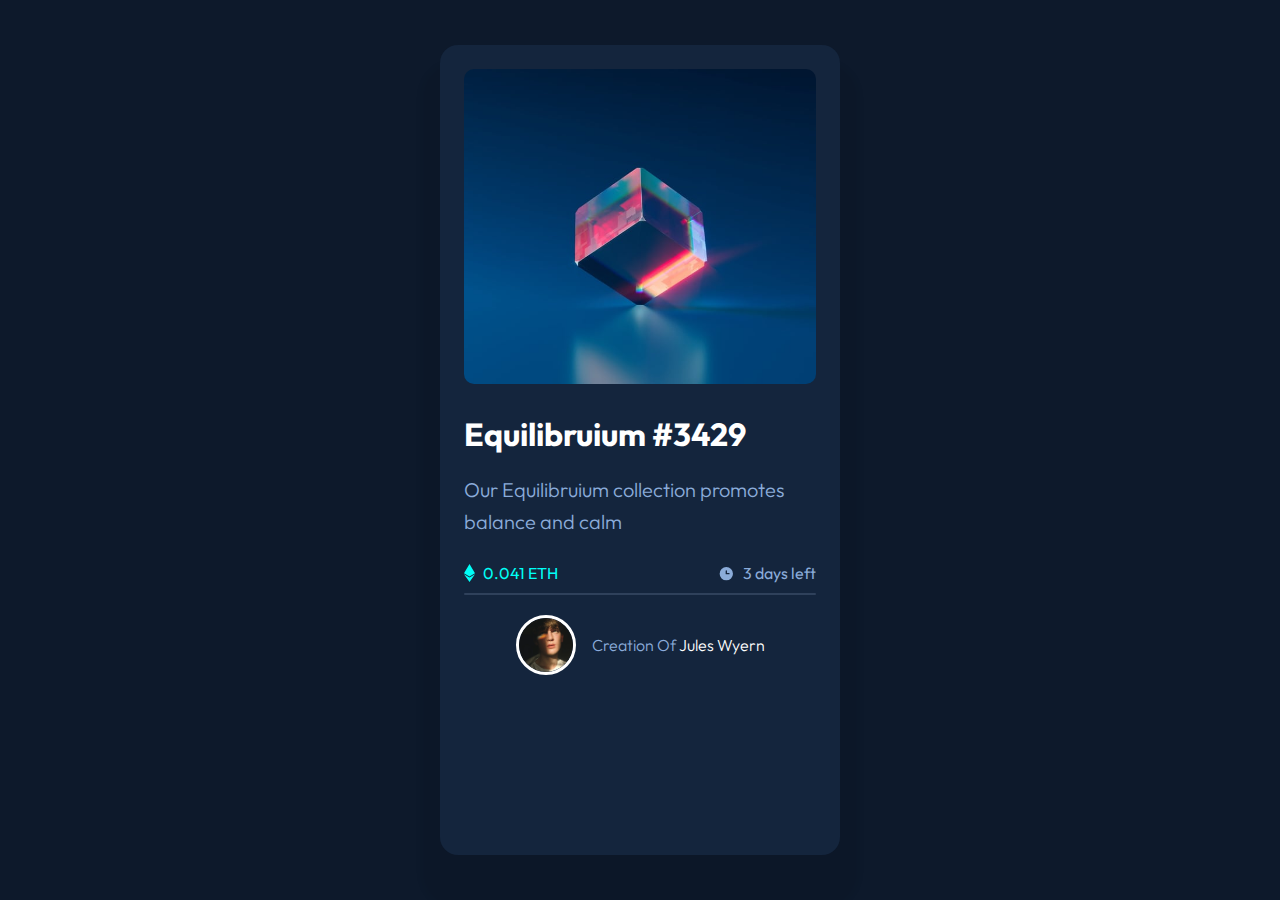
<file: index.html>
<!DOCTYPE html>
<html lang="pt-BR">
<head>
    <meta charset="UTF-8">
    <meta name="viewport" content="width=device-width, initial-scale=1.0">
    <title>NFT Card</title>
    <!-- FONTES-->
    <link rel="preconnect" href="https://fonts.googleapis.com">
    <link rel="preconnect" href="https://fonts.gstatic.com" crossorigin>
    <link href="https://fonts.googleapis.com/css2?family=Outfit:wght@100..900&display=swap" rel="stylesheet">

    <!-- CSS-->
    <link rel="stylesheet" href="CSS\reset.css">
    <link rel="stylesheet" href="CSS\style.css">

</head>
<body>
    <div class="container">
        <article class="card">
            <img src="IMAGENS/image-equilibrium.jpg" class="main-img" alt="Imagem NFT">

            <main class="texts">
                <h1>Equilibruium #3429</h1>

                <p>Our Equilibruium collection promotes balance and calm</p>

                <footer class="footer-texts">
                    <div class="coin">
                        <img src="IMAGENS/icon-ethereum.svg" alt="Icon Ethereum">
                        <span>0.041 ETH</span>
                    </div>

                    <div class="time">
                        <img src="IMAGENS/icon-clock.svg" alt="Time">
                        <span>3 days left</span>
                    </div>
                </footer>
                 <hr class="line">
            
                <footer class="main-footer">
                    <img src="IMAGENS/image-avatar.png" alt="Imagem do avatar">
                    <span> Creation Of <span class="name"> Jules Wyern </span><span>
                </footer>
    </div>
            </main>

        </article>
</body>
</file>
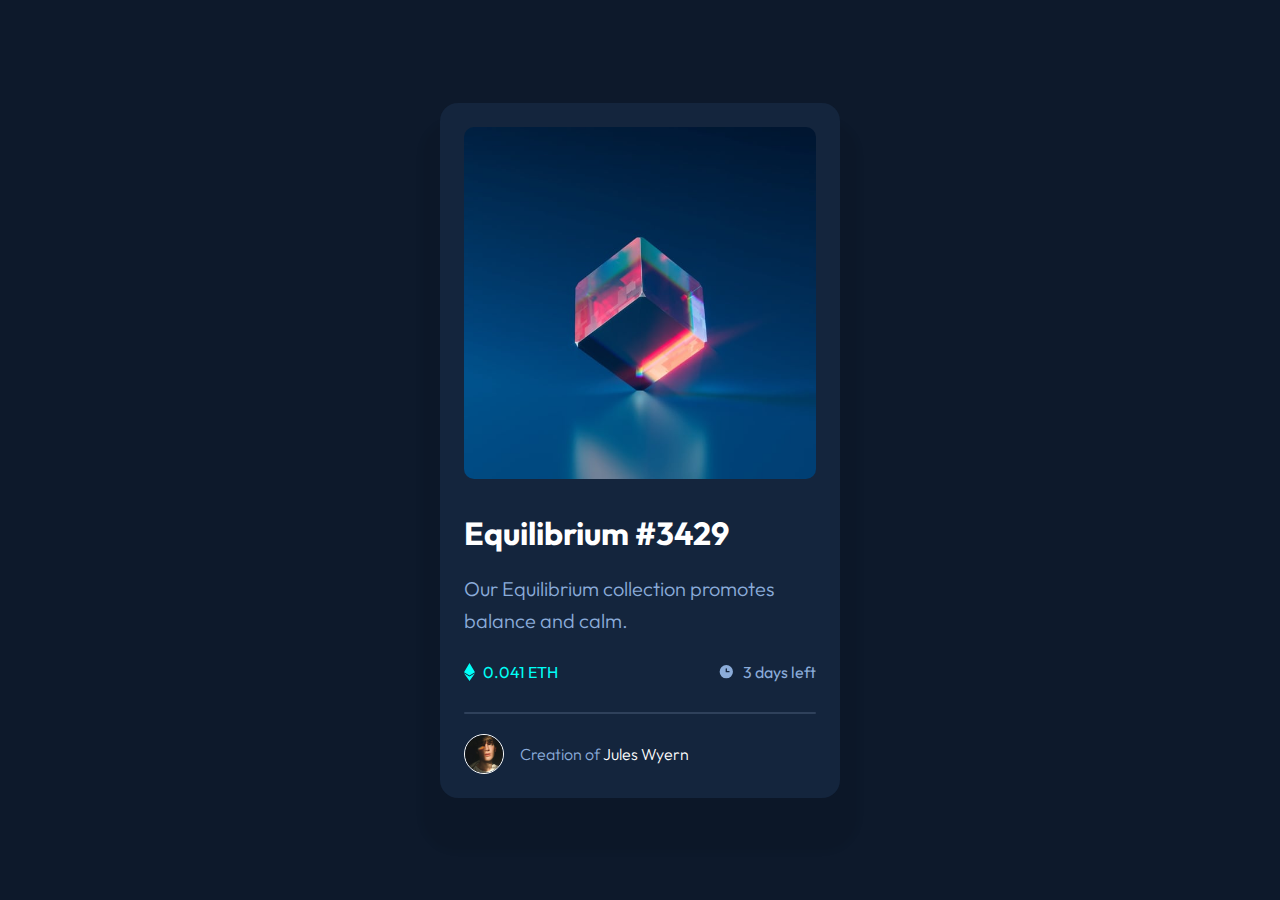
<file: NftCard/index.html>
<!DOCTYPE html>
<html lang="pt-BR">
  <head>
    <meta charset="UTF-8">
    <meta http-equiv="X-UA-Compatible" content="IE=edge">
    <meta name="viewport" content="width=device-width, initial-scale=1.0">
    <title>NFT Card</title>
    <!-- CSS -->
    <link rel="stylesheet" href="./css/reset.css">
    <link rel="stylesheet" href="./css/styles.css">
    <!-- FONTS -->
    <link rel="preconnect" href="https://fonts.googleapis.com">
    <link rel="preconnect" href="https://fonts.gstatic.com" crossorigin>
    <link href="https://fonts.googleapis.com/css2?family=Outfit:wght@300;400;600&display=swap" rel="stylesheet">
  </head>
  <body>
    <div class="container">
      <article class="card">
        <img src="./images/image-equilibrium.jpg" class="main-img" alt="Imagem NFT">

        <main class="texts">
          <h1>Equilibrium #3429</h1>

          <p>Our Equilibrium collection promotes balance and calm.</p>

          <footer class="footer-texts">
            <div class="coin">
              <img src="./images/icon-ethereum.svg" alt="Icon Ethereum">
              <span>0.041 ETH</span>
            </div>

            <div class="time">
              <img src="./images/icon-clock.svg" alt="Time">
              <span>3 days left</span>
            </div>
          </footer>
        </main>

        <hr class="line">

        <footer class="main-footer">
          <img src="./images/image-avatar.png" alt="Imagem do Avatar">
          <span>Creation of <span class="name">Jules Wyern</span></span>
        </footer>
      </article>
    </div>
  </body>
</html>
</file>
<file: NftCard/css/styles.css>
.container {
  width: 100%;
  height: 100vh;
  background-color: var(--mainBg);

  display: flex;
  align-items: center;
  justify-content: center;
}

.card {
  background-color: var(--cardBg);
  padding: 24px;
  width: 100%;
  max-width: 400px;

  border-radius: 18px;
  box-shadow: 0px 35px 5px 20px rgba(0, 0, 0, 0.05);
}

.card .main-img {
  width: 100%;
  border-radius: 10px;
}

/* TEXTS ================== */
.card .texts {
  margin: 30px 0px;
}

.texts h1 {
  color: var(--white);
  transition: 0.15s ease-in;
  cursor: pointer;
}

.texts h1:hover {
  color: var(--cyan);
}

.texts p {
  color: var(--softBlue);
  font-size: 20px;
  font-weight: 300;
  line-height: 1.6;
  margin: 20px 0;
}

.texts .footer-texts {
  margin-top: 25px;

  display: flex;
  align-items: center;
  justify-content: space-between;
}

.texts .footer-texts .coin, .time {
  display: flex;
  align-items: center;
}

.texts .footer-texts .coin img, .time img {
  margin-right: 8px;
}

.texts .footer-texts .coin span {
  color: var(--cyan);
}

.texts .footer-texts .time span {
  color: var(--softBlue);
}

/* LINE ====================== */
.line {
  padding: 1px;
  border-radius: 10px;
  border: 0;
  background-color: var(--line);
}

/* FOOTER =========== */
footer.main-footer {
  margin-top: 20px;
  
  display: flex;
  align-items: center;
}

footer.main-footer img {
  width: 40px;
  border: 1px solid var(--white);
  border-radius: 50px;
  margin-right: 16px;
}

footer.main-footer span {
  color: var(--softBlue);
  font-weight: 300;
}

footer.main-footer span.name {
  color: var(--white);
  transition: 0.15s ease-in;
  cursor: pointer;
}

footer.main-footer span.name:hover {
  color: var(--cyan);
}
</file>
